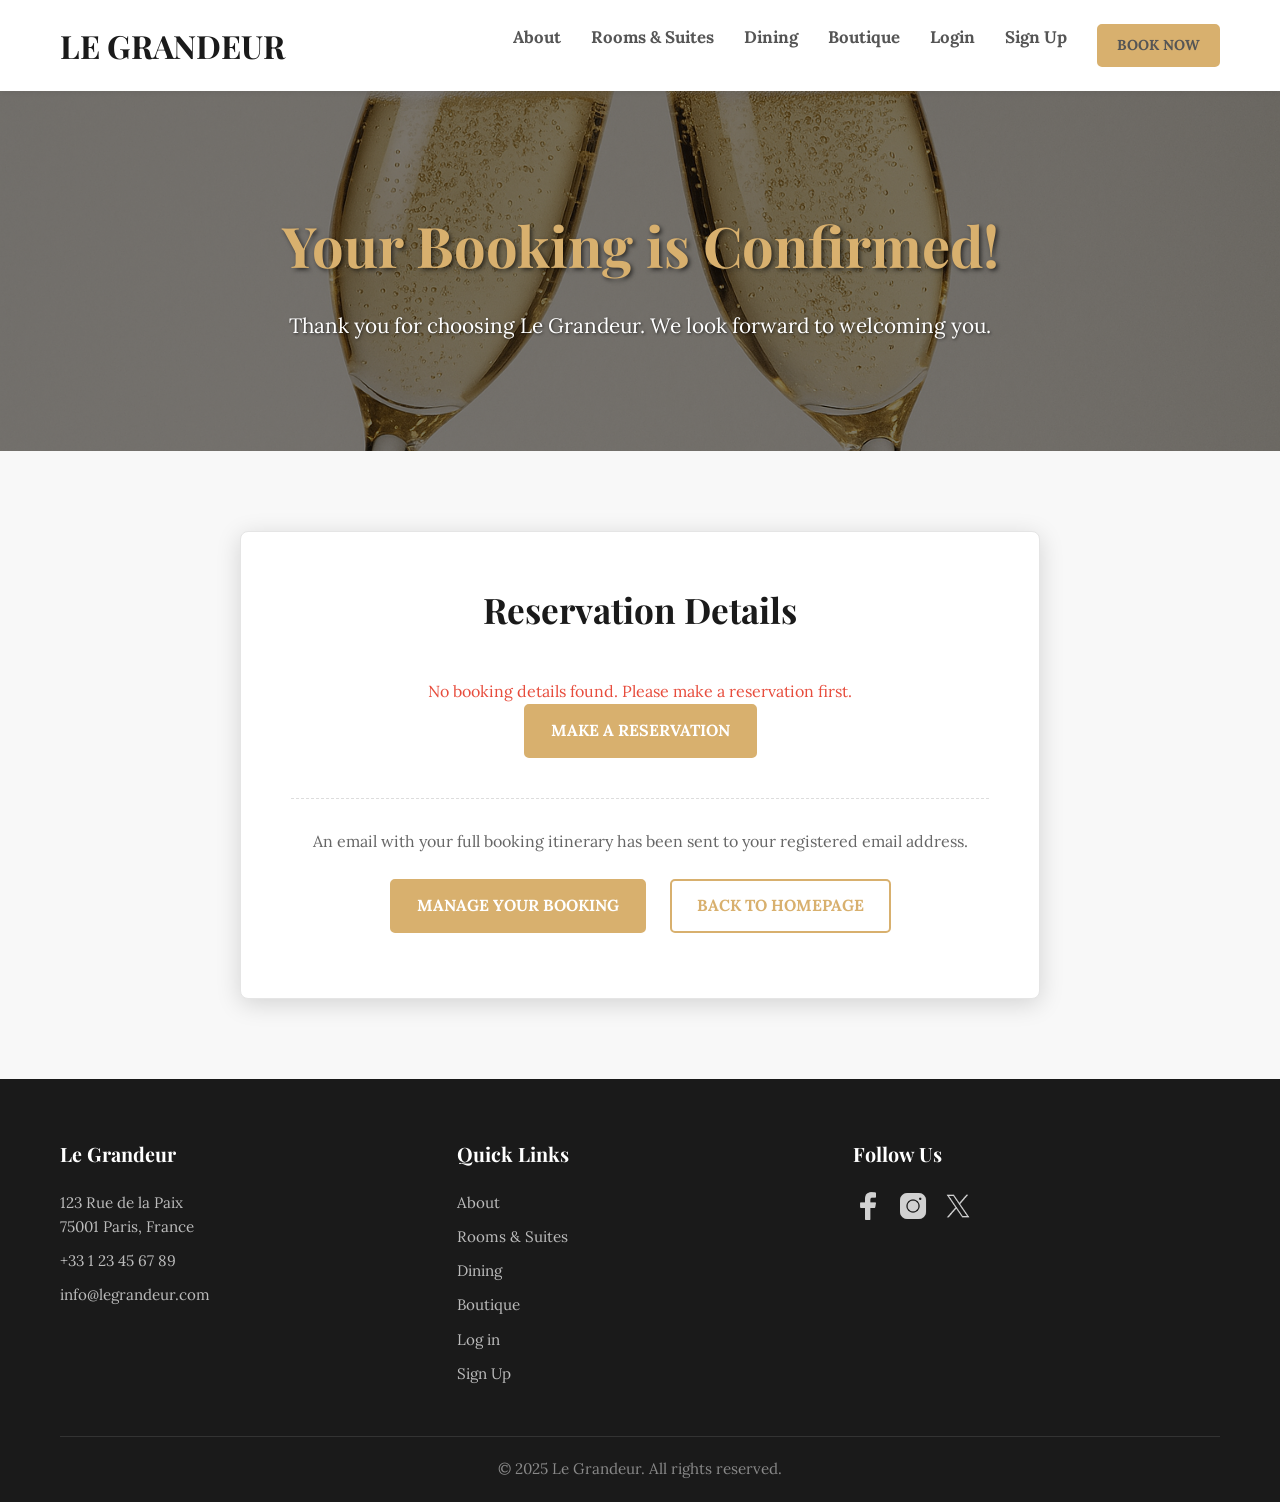
<file: confirmation.html>
<!DOCTYPE html>
<html lang="en">
<head>
    <meta charset="UTF-8">
    <meta name="viewport" content="width=device-width, initial-scale=1.0">
    <title>Booking Confirmed! - Le Grandeur Luxury Hotel</title>
    <link rel="stylesheet" href="style.css">
    <link rel="stylesheet" href="confirmation.css">
    <link href="https://fonts.googleapis.com/css2?family=Playfair+Display:wght@400;700&family=Lora:ital,wght@0,400;0,700;1,400&display=swap" rel="stylesheet">
</head>
<body>
    <header class="main-header">
        <div class="container">
            <h1 class="logo"><a href="index.html">Le Grandeur</a></h1>
            <nav class="main-nav">
                <ul>
                    <li><a href="index.html#about">About</a></li>
                    <li><a href="index.html#rooms">Rooms & Suites</a></li>
                    <li><a href="dining.html">Dining</a></li> 
                    <li><a href="boutique.html">Boutique</a></li>
                    <li><a href="login.html">Login</a></li>
                    <li><a href="signup.html">Sign Up</a></li>
                    <li><a href="book.html" class="btn btn-primary">Book Now</a></li>
                </ul>
            </nav>
        </div>
    </header>

    <section class="confirmation-hero">
        <div class="confirmation-hero-content">
            <h2>Your Booking is Confirmed!</h2>
            <p>Thank you for choosing Le Grandeur. We look forward to welcoming you.</p>
        </div>
    </section>

    <section class="booking-details-section section-padding">
        <div class="container">
            <div class="confirmation-wrapper">
                <h3>Reservation Details</h3>
                <div id="bookingDetailsContent">
                    <p style="text-align: center; color: #888;">Loading booking details...</p>
                </div>
                
                <div class="confirmation-actions">
                    <p>An email with your full booking itinerary has been sent to your registered email address.</p>
                    <a href="#" class="btn btn-primary">Manage Your Booking</a>
                    <a href="index.html" class="btn btn-secondary">Back to Homepage</a>
                </div>
            </div>
        </div>
    </section>

    <footer class="main-footer">
        <div class="container">
            <div class="footer-grid">
                <div class="footer-col">
                    <h4>Le Grandeur</h4>
                    <p>123 Rue de la Paix<br>75001 Paris, France</p>
                    <p>+33 1 23 45 67 89</p>
                    <p><a href="mailto:info@legrandeur.com">info@legrandeur.com</a></p>
                </div>
                <div class="footer-col">
                    <h4>Quick Links</h4>
                    <ul>
                    <li><a href="index.html#about">About</a></li>
                    <li><a href="index.html#rooms">Rooms & Suites</a></li>
                    <li><a href="dining.html">Dining</a></li>
                    <li><a href="boutique.html">Boutique</a></li>
                    <li><a href="login.html">Log in</a></li>
                    <li><a href="signup.html">Sign Up</a></li>
                    </ul>
                </div>
                <div class="footer-col">
                    <h4>Follow Us</h4>
                    <div class="social-links">
                        <a href="#" aria-label="Facebook"><img src="icons8-facebook-logo-50.png" alt="Facebook"></a>
                        <a href="#" aria-label="Instagram"><img src="icons8-instagram-logo-50-2.png" alt="Instagram"></a>
                        <a href="#" aria-label="Twitter"><img src="icons8-x-logo-50.png" alt="Twitter"></a>
                    </div>
                </div>
            </div>
            <div class="footer-bottom">
                <p>&copy; 2025 Le Grandeur. All rights reserved.</p>
            </div>
        </div>
    </footer>

    <script>
        document.addEventListener('DOMContentLoaded', function() {
            const bookingDetailsContent = document.getElementById('bookingDetailsContent');
            const latestBooking = JSON.parse(localStorage.getItem('leGrandeurLatestBooking'));

            if (latestBooking) {
                const roomTypeMap = {
                    'classic': 'Classic Parisian Room',
                    'deluxe': 'Deluxe Eiffel Suite',
                    'presidential': 'Presidential Grand Suite',
                    '': 'Any (Room Type Not Specified)'
                };
                const displayedRoomType = roomTypeMap[latestBooking.roomType] || 'Unknown Room Type';

                bookingDetailsContent.innerHTML = `
                    <div class="detail-item">
                        <span class="detail-label">Confirmation Number:</span>
                        <span class="detail-value">${latestBooking.confirmationNumber}</span>
                    </div>
                    <div class="detail-item">
                        <span class="detail-label">Guest Name:</span>
                        <span class="detail-value">Monsieur ${latestBooking.guestName}</span>
                    </div>
                    <div class="detail-item">
                        <span class="detail-label">Check-in Date:</span>
                        <span class="detail-value">${latestBooking.checkinDate}</span>
                    </div>
                    <div class="detail-item">
                        <span class="detail-label">Check-out Date:</span>
                        <span class="detail-value">${latestBooking.checkoutDate}</span>
                    </div>
                    <div class="detail-item">
                        <span class="detail-label">Room Type:</span>
                        <span class="detail-value">${displayedRoomType}</span>
                    </div>
                    <div class="detail-item">
                        <span class="detail-label">Guests:</span>
                        <span class="detail-value">${latestBooking.adults} Adults, ${latestBooking.children} Children</span>
                    </div>
                    <div class="detail-item">
                        <span class="detail-label">Total Price:</span>
                        <span class="detail-value">${latestBooking.totalPrice}</span>
                    </div>
                `;
            } else {
                bookingDetailsContent.innerHTML = `
                    <p style="text-align: center; color: #e74c3c;">No booking details found. Please make a reservation first.</p>
                    <div class="text-center mt-4">
                        <a href="book.html" class="btn btn-primary">Make a Reservation</a>
                    </div>
                `;
            }
        });
    </script>
</body>
</html>
</file>
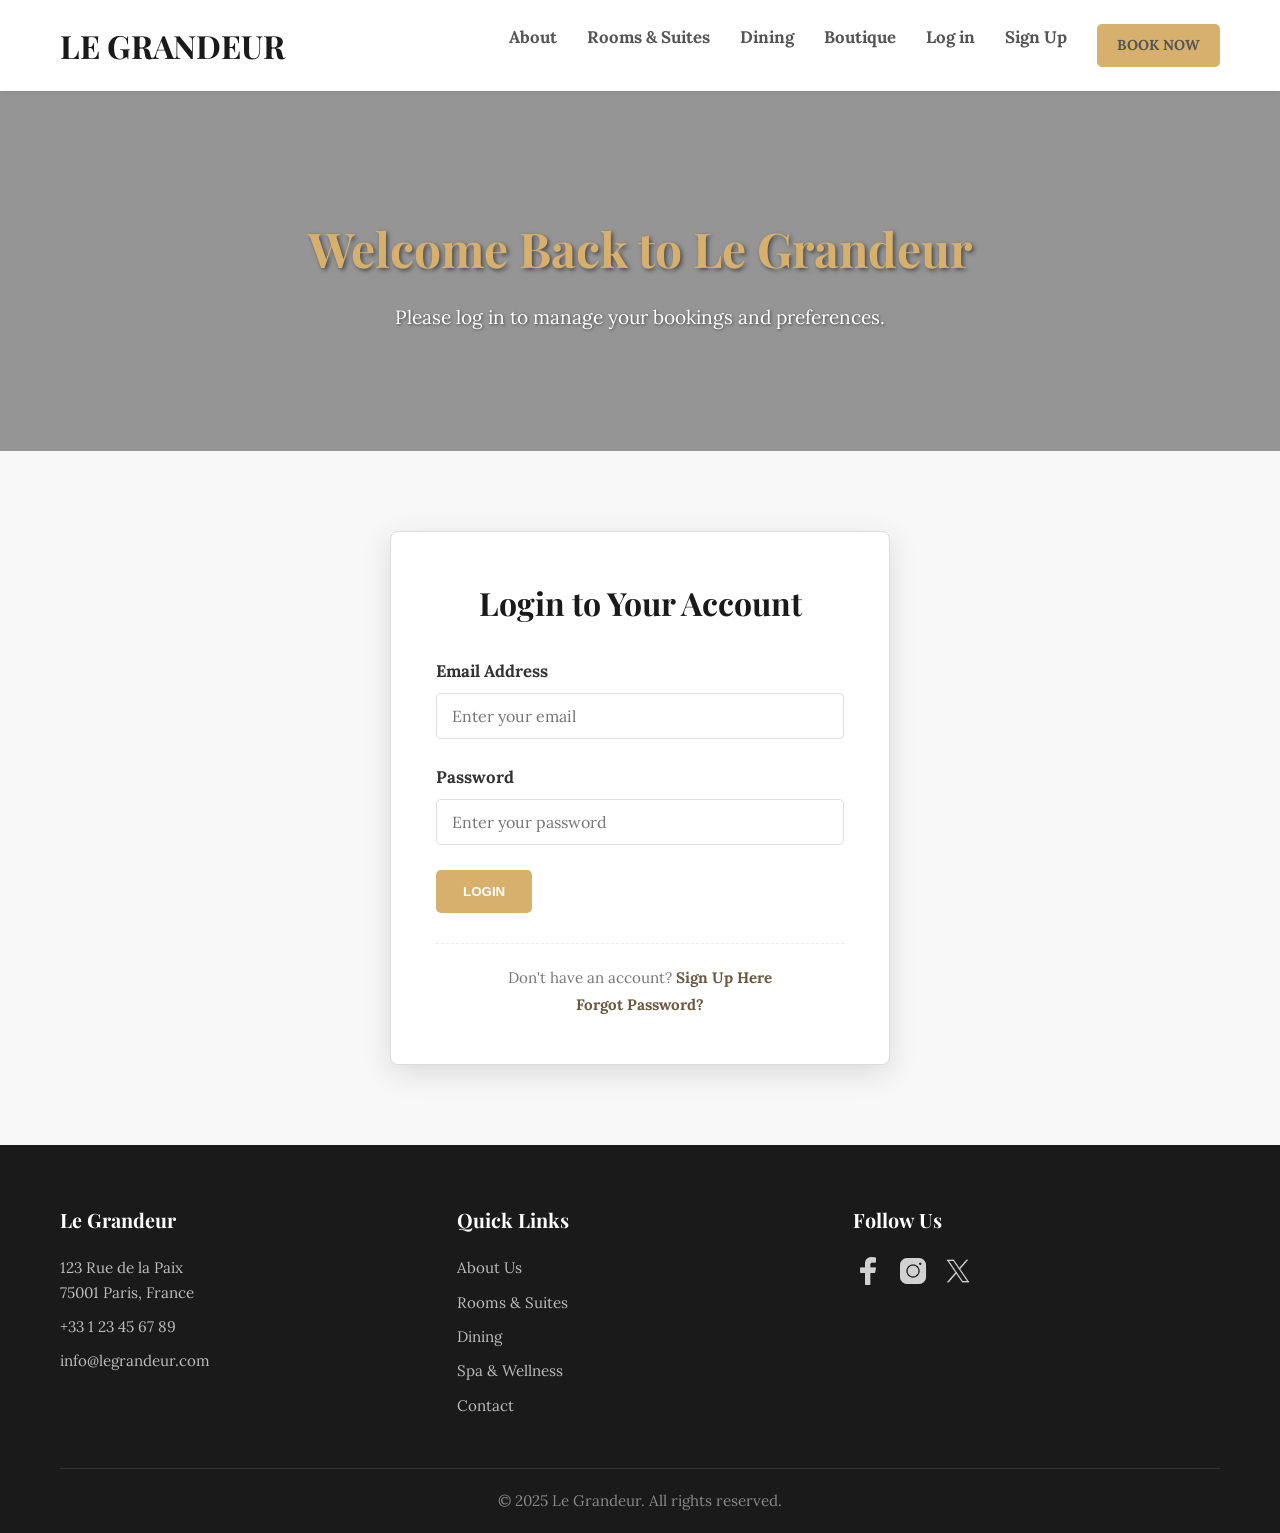
<file: login.html>
<!DOCTYPE html>
<html lang="en">
<head>
    <meta charset="UTF-8">
    <meta name="viewport" content="width=device-width, initial-scale=1.0">
    <title>Login - Le Grandeur Luxury Hotel</title>
    <link rel="stylesheet" href="style.css">
    <link rel="stylesheet" href="auth.css">
    <link href="https://fonts.googleapis.com/css2?family=Playfair+Display:wght@400;700&family=Lora:ital,wght@0,400;0,700;1,400&display=swap" rel="stylesheet">
</head>
<body>
    <header class="main-header">
        <div class="container">
            <h1 class="logo"><a href="index.html">Le Grandeur</a></h1>
            <nav class="main-nav">
                <ul>
                    <li><a href="index.html#about">About</a></li>
                    <li><a href="index.html#rooms">Rooms & Suites</a></li>
                    <li><a href="dining.html">Dining</a></li>
                    <li><a href="boutique.html">Boutique</a></li> 
                    <li><a href="login.html">Log in</a></li>
                    <li><a href="signup.html">Sign Up</a></li>
                    <li><a href="rooms.html" class="btn btn-primary">Book Now</a></li>
                </ul>
            </nav>
        </div>
    </header>

    <section class="auth-hero">
        <div class="auth-hero-content">
            <h2>Welcome Back to Le Grandeur</h2>
            <p>Please log in to manage your bookings and preferences.</p>
        </div>
    </section>

    <section class="auth-form-section section-padding">
        <div class="container">
            <div class="auth-form-wrapper">
                <h3>Login to Your Account</h3>
                <form id="loginForm">
                    <div class="form-group">
                        <label for="login-email">Email Address</label>
                        <input type="email" id="login-email" name="email" placeholder="Enter your email" required>
                    </div>
                    <div class="form-group">
                        <label for="login-password">Password</label>
                        <input type="password" id="login-password" name="password" placeholder="Enter your password" required>
                    </div>
                    <button type="submit" class="btn btn-primary btn-block">Login</button>
                </form>
                <div class="auth-links">
                    <p>Don't have an account? <a href="signup.html">Sign Up Here</a></p>
                    <p><a href="#">Forgot Password?</a></p>
                </div>
                <div id="messageBox" class="message-box" style="display: none;"></div>
            </div>
        </div>
    </section>

    <footer class="main-footer">
        <div class="container">
            <div class="footer-grid">
                <div class="footer-col">
                    <h4>Le Grandeur</h4>
                    <p>123 Rue de la Paix<br>75001 Paris, France</p>
                    <p>+33 1 23 45 67 89</p>
                    <p><a href="mailto:info@legrandeur.com">info@legrandeur.com</a></p>
                </div>
                <div class="footer-col">
                    <h4>Quick Links</h4>
                    <ul>
                        <li><a href="index.html#about">About Us</a></li>
                        <li><a href="index.html#rooms">Rooms & Suites</a></li>
                        <li><a href="index.html#dining">Dining</a></li>
                        <li><a href="index.html#spa">Spa & Wellness</a></li>
                        <li><a href="index.html#contact">Contact</a></li>
                    </ul>
                </div>
                <div class="footer-col">
                    <h4>Follow Us</h4>
                    <div class="social-links">
                       <a href="#" aria-label="Facebook"><img src="icons8-facebook-logo-50.png" alt="Facebook"></a>
                        <a href="#" aria-label="Instagram"><img src="icons8-instagram-logo-50-2.png" alt="Instagram"></a>
                        <a href="#" aria-label="Twitter"><img src="icons8-x-logo-50.png" alt="Twitter"></a>
                    </div>
                </div>
            </div>
            <div class="footer-bottom">
                <p>&copy; 2025 Le Grandeur. All rights reserved.</p>
            </div>
        </div>
    </footer>

    <script>
        function showMessage(message, type = 'info') {
            const messageBox = document.getElementById('messageBox');
            messageBox.textContent = message;
            messageBox.className = 'message-box ' + type; 
            messageBox.style.display = 'block'; 
            setTimeout(() => {
                messageBox.style.display = 'none'; 
            }, 5000);
        }

        document.getElementById('loginForm').addEventListener('submit', function(event) {
            event.preventDefault();

            const email = document.getElementById('login-email').value;
            const password = document.getElementById('login-password').value;

            const storedUsers = JSON.parse(localStorage.getItem('leGrandeurUsers')) || [];

            const user = storedUsers.find(u => u.email === email);

            if (user) {
                if (user.password === password) {
                    localStorage.setItem('leGrandeurLoggedInUser', JSON.stringify({ email: user.email, name: user.full_name }));
                    showMessage('Login successful! Redirecting to homepage.', 'success');
                    setTimeout(() => {
                        window.location.href = 'index.html';
                    }, 1500);
                } else {
                    showMessage('Invalid password.', 'error');
                }
            } else {
                showMessage('No account found with that email.', 'error');
            }
        });
    </script>
</body>
</html>
</file>
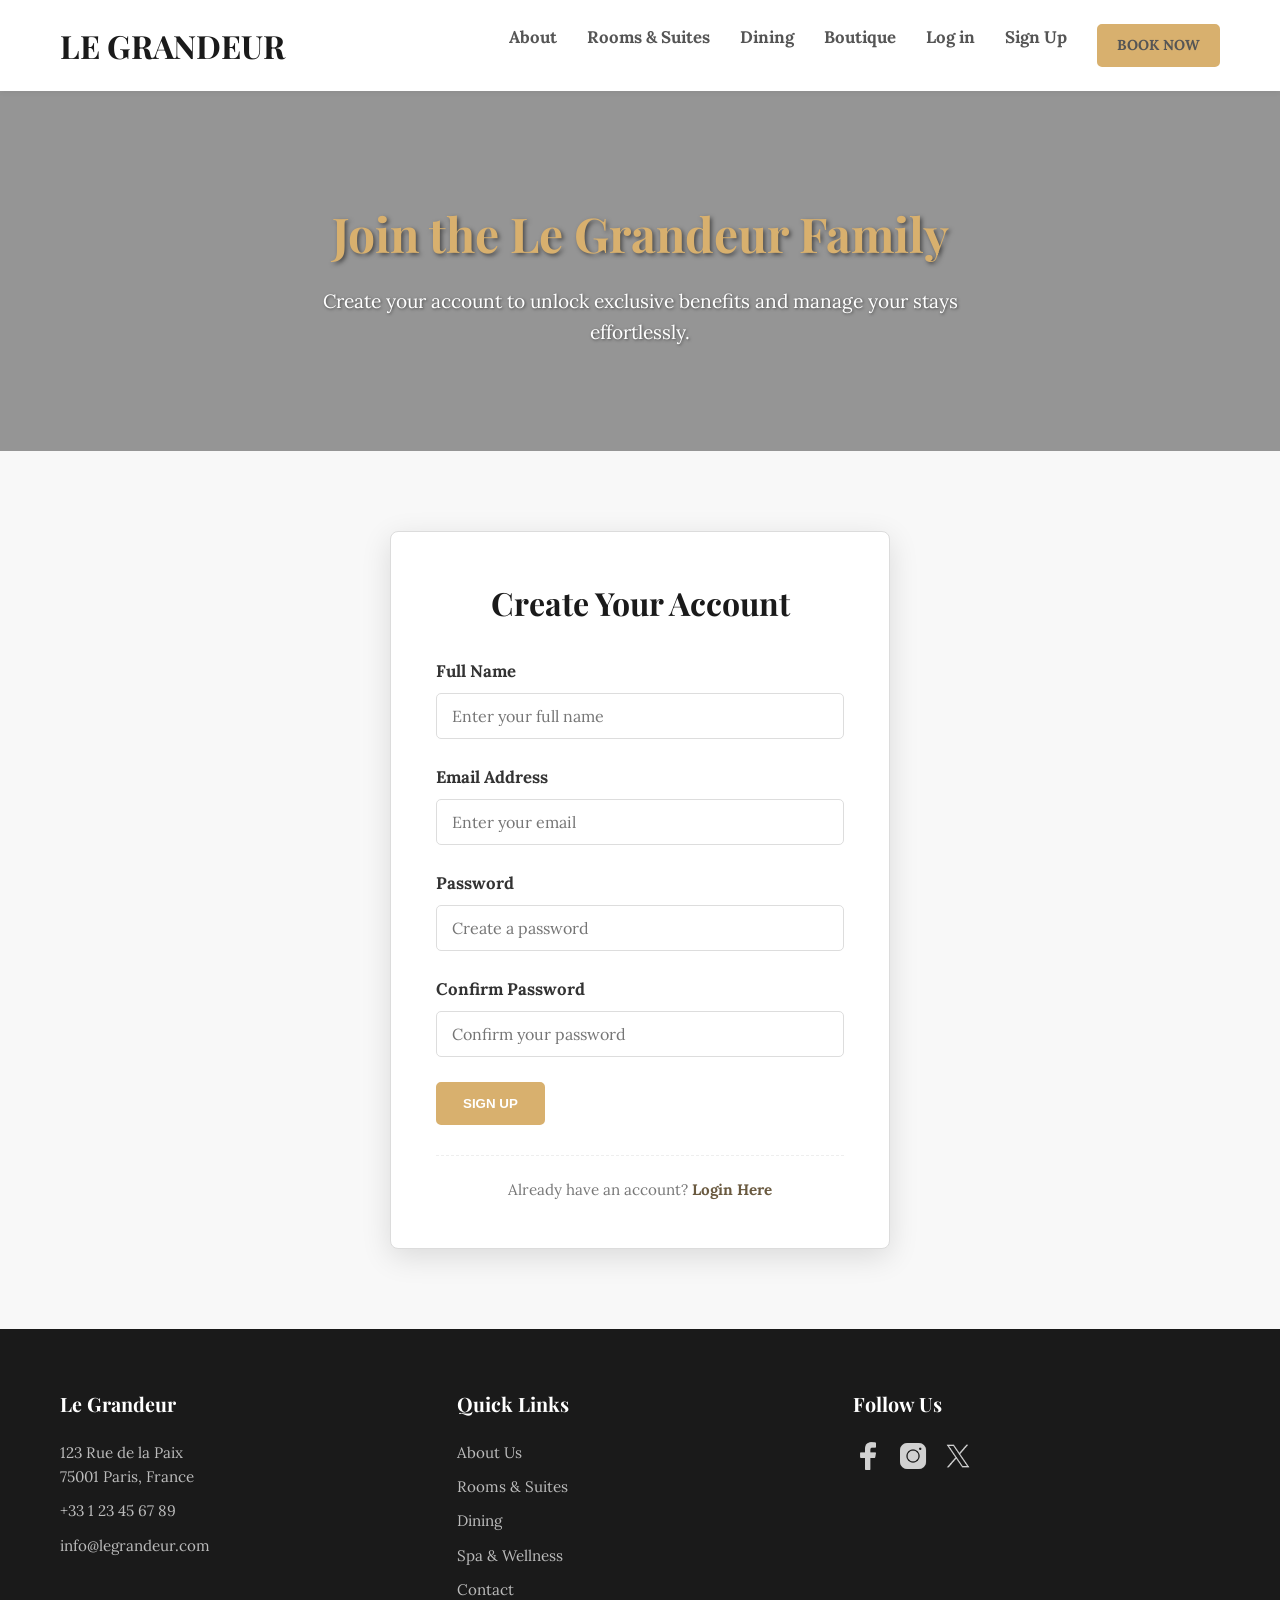
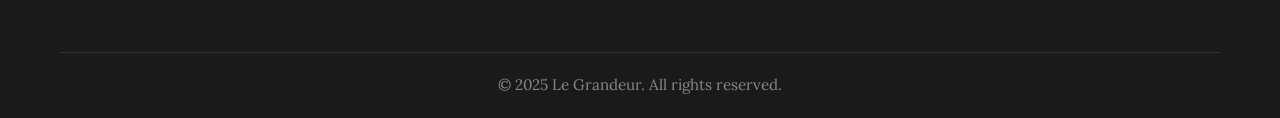
<file: signup.html>
<!DOCTYPE html>
<html lang="en">
<head>
    <meta charset="UTF-8">
    <meta name="viewport" content="width=device-width, initial-scale=1.0">
    <title>Sign Up - Le Grandeur Luxury Hotel</title>
    <link rel="stylesheet" href="style.css">
    <link rel="stylesheet" href="auth.css">
    <link href="https://fonts.googleapis.com/css2?family=Playfair+Display:wght@400;700&family=Lora:ital,wght@0,400;0,700;1,400&display=swap" rel="stylesheet">
</head>
<body>
    <header class="main-header">
        <div class="container">
            <h1 class="logo"><a href="index.html">Le Grandeur</a></h1>
            <nav class="main-nav">
                <ul>
                    <li><a href="index.html#about">About</a></li>
                    <li><a href="index.html#rooms">Rooms & Suites</a></li>
                    <li><a href="dining.html">Dining</a></li> 
                    <li><a href="boutique.html">Boutique</a></li> 
                    <li><a href="login.html">Log in</a></li>
                    <li><a href="signup.html">Sign Up</a></li>
                    <li><a href="rooms.html" class="btn btn-primary">Book Now</a></li>
                </ul>
            </nav>
        </div>
    </header>

    <section class="auth-hero">
        <div class="auth-hero-content">
            <h2>Join the Le Grandeur Family</h2>
            <p>Create your account to unlock exclusive benefits and manage your stays effortlessly.</p>
        </div>
    </section>

    <section class="auth-form-section section-padding">
        <div class="container">
            <div class="auth-form-wrapper">
                <h3>Create Your Account</h3>
                <form id="signupForm">
                    <div class="form-group">
                        <label for="signup-name">Full Name</label>
                        <input type="text" id="signup-name" name="full_name" placeholder="Enter your full name" required>
                    </div>
                    <div class="form-group">
                        <label for="signup-email">Email Address</label>
                        <input type="email" id="signup-email" name="email" placeholder="Enter your email" required>
                    </div>
                    <div class="form-group">
                        <label for="signup-password">Password</label>
                        <input type="password" id="signup-password" name="password" placeholder="Create a password" required>
                    </div>
                    <div class="form-group">
                        <label for="signup-confirm-password">Confirm Password</label>
                        <input type="password" id="signup-confirm-password" name="confirm_password" placeholder="Confirm your password" required>
                    </div>
                    <button type="submit" class="btn btn-primary btn-block">Sign Up</button>
                </form>
                <div class="auth-links">
                    <p>Already have an account? <a href="login.html">Login Here</a></p>
                </div>
                <div id="messageBox" class="message-box" style="display: none;"></div>
            </div>
        </div>
    </section>

    <footer class="main-footer">
        <div class="container">
            <div class="footer-grid">
                <div class="footer-col">
                    <h4>Le Grandeur</h4>
                    <p>123 Rue de la Paix<br>75001 Paris, France</p>
                    <p>+33 1 23 45 67 89</p>
                    <p><a href="mailto:info@legrandeur.com">info@legrandeur.com</a></p>
                </div>
                <div class="footer-col">
                    <h4>Quick Links</h4>
                    <ul>
                        <li><a href="index.html#about">About Us</a></li>
                        <li><a href="index.html#rooms">Rooms & Suites</a></li>
                        <li><a href="index.html#dining">Dining</a></li>
                        <li><a href="index.html#spa">Spa & Wellness</a></li>
                        <li><a href="index.html#contact">Contact</a></li>
                    </ul>
                </div>
                <div class="footer-col">
                    <h4>Follow Us</h4>
                    <div class="social-links">
                        <a href="#" aria-label="Facebook"><img src="icons8-facebook-logo-50.png" alt="Facebook"></a>
                        <a href="#" aria-label="Instagram"><img src="icons8-instagram-logo-50-2.png" alt="Instagram"></a>
                        <a href="#" aria-label="Twitter"><img src="icons8-x-logo-50.png" alt="Twitter"></a>
                    </div>
                </div>
            </div>
            <div class="footer-bottom">
                <p>&copy; 2025 Le Grandeur. All rights reserved.</p>
            </div>
        </div>
    </footer>

    <script>
        function showMessage(message, type = 'info') {
            const messageBox = document.getElementById('messageBox');
            messageBox.textContent = message;
            messageBox.className = 'message-box ' + type;
            messageBox.style.display = 'block';
            setTimeout(() => {
                messageBox.style.display = 'none';
            }, 5000);
        }

        document.getElementById('signupForm').addEventListener('submit', function(event) {
            event.preventDefault(); 

            const fullName = document.getElementById('signup-name').value;
            const email = document.getElementById('signup-email').value;
            const password = document.getElementById('signup-password').value;
            const confirmPassword = document.getElementById('signup-confirm-password').value;

            if (password !== confirmPassword) {
                showMessage('Passwords do not match.', 'error');
                return;
            }

            let storedUsers = JSON.parse(localStorage.getItem('leGrandeurUsers')) || [];

            if (storedUsers.some(user => user.email === email)) {
                showMessage('An account with this email already exists. Please login.', 'error');
                return;
            }

            storedUsers.push({ full_name: fullName, email: email, password: password });
            localStorage.setItem('leGrandeurUsers', JSON.stringify(storedUsers));

            showMessage('Account created successfully! Redirecting to login page.', 'success');
            setTimeout(() => {
                window.location.href = 'login.html';
            }, 1500);
        });
    </script>
</body>
</html>
</file>
<file: style.css>
* {
    margin: 0;
    padding: 0;
    box-sizing: border-box;
}

body {
    font-family: 'Lora', serif;
    line-height: 1.6;
    color: #333;
    background-color: #f8f8f8;
}

.container {
    max-width: 1200px;
    margin: 0 auto;
    padding: 0 20px;
}

h1, h2, h3, h4, h5, h6 {
    font-family: 'Playfair Display', serif;
    color: #d8b06e;
    margin-bottom: 15px;
}

h1 { font-size: 3.5em; }
h2 { font-size: 2.8em; }
h3 { font-size: 2.2em; }
h4 { font-size: 1.8em; }

a {
    text-decoration: none;
    color: #6a5a40;
    transition: color 0.3s ease;
}

a:hover {
    color: #a08c6a;
}

ul {
    list-style: none;
}

.btn {
    display: inline-block;
    padding: 12px 25px;
    border-radius: 5px;
    font-weight: bold;
    text-transform: uppercase;
    transition: background-color 0.3s ease, color 0.3s ease;
    text-align: center;
    cursor: pointer;
}

.btn-primary {
    background-color: #d8b06e;
    color: #fff;
    border: 2px solid #d8b06e;
}

.btn-primary:hover {
    background-color: transparent;
    border-color: #d8b06e;
}

.btn-secondary {
    background-color: transparent;
    color: #d8b06e;
    border: 2px solid #d8b06e;
    transition: background-color 0.3s ease, color 0.3s ease;
}

.btn-secondary:hover {
   background-color: #d8b06e;
    color: #fff;
}

.btn-link {
    color: #6a5a40;
    font-weight: bold;
    padding: 0;
    border: none;
    background: none;
}

.btn-link:hover {
    color: #a08c6a;
    text-decoration: underline;
}

.section-padding {
    padding: 80px 0;
}

.bg-light {
    background-color: #f1f1f1;
}

.section-title {
    text-align: center;
    margin-bottom: 20px;
    font-size: 2.5em;
    color: #1a1a1a;
}

.section-subtitle {
    text-align: center;
    font-size: 1.1em;
    color: #555;
    margin-bottom: 50px;
}

.text-center {
    text-align: center;
}

.main-header {
    background-color: #fff;
    padding: 20px 0;
    box-shadow: 0 2px 5px rgba(0, 0, 0, 0.05);
    position: sticky;
    top: 0;
    z-index: 1000;
}

.main-header .container {
    display: flex;
    justify-content: space-between;
    align-items: center;
}

.logo {
    margin: 0;
    font-size: 2em;
    font-family: 'Playfair Display', serif;
}

.logo a {
    color: #1a1a1a;
    text-transform: uppercase;
}

.main-nav ul {
    display: flex;
    gap: 30px;
}

.main-nav a {
    color: #555;
    font-weight: bold;
    font-size: 1.05em;
    position: relative;
}

.main-nav a:hover {
    color: #6a5a40;
}

.main-nav a::after {
    content: '';
    position: absolute;
    width: 0;
    height: 2px;
    background-color: #6a5a40;
    bottom: -5px;
    left: 0;
    transition: width 0.3s ease;
}

.main-nav a:hover::after {
    width: 100%;
}

.main-nav .btn-primary {
    padding: 8px 18px;
    font-size: 0.9em;
}

.hero-section {
    background: url('https://images.prismic.io/chevalblanc/ZnBhe5m069VX10JT_LightWeb-ChevalBlancParis_Fa%C3%A7ade__LesFleursdelaPassion__VincentLeroux.jpg?auto=format,compress?rect=168,0,3184,2348&w=1440&h=1062&q=50') no-repeat center center/cover;
    color: #fff;
    text-align: center;
    padding: 150px 20px;
    height: 70vh;
    display: flex;
    align-items: center;
    justify-content: center;
    position: relative;
}

.hero-section::before {
    content: '';
    position: absolute;
    top: 0;
    left: 0;
    right: 0;
    bottom: 0;
    background-color: rgba(0, 0, 0, 0.4);
}

.hero-content {
    position: relative;
    z-index: 2;
    max-width: 800px;
}

.hero-content h2 {
    font-size: 4em;
    margin-bottom: 20px;
    text-shadow: 2px 2px 4px rgba(0, 0, 0, 0.5);
}

.hero-content p {
    font-size: 1.5em;
    margin-bottom: 40px;
    text-shadow: 1px 1px 3px rgba(0, 0, 0, 0.5);
}

.about-section .container {
    display: flex;
    align-items: center;
    gap: 50px;
}

.about-content {
    flex: 1;
}

.about-content h3 {
    font-size: 2.5em;
    margin-bottom: 20px;
}

.about-content p {
    margin-bottom: 15px;
    font-size: 1.1em;
    color: #555;
}

.about-image {
    flex: 1;
    text-align: center;
}

.about-image img {
    max-width: 100%;
    height: auto;
    border-radius: 8px;
    box-shadow: 0 5px 15px rgba(0, 0, 0, 0.1);
}

.room-gallery {
    display: grid;
    grid-template-columns: repeat(auto-fit, minmax(300px, 1fr));
    gap: 30px;
    margin-top: 40px;
}

.room-card {
    background-color: #fff;
    border-radius: 8px;
    box-shadow: 0 4px 10px rgba(0, 0, 0, 0.08);
    overflow: hidden;
    text-align: center;
    padding-bottom: 20px;
    transition: transform 0.3s ease;
}

.room-card:hover {
    transform: translateY(-5px);
}

.room-card img {
    width: 100%;
    height: 220px;
    object-fit: cover;
    display: block;
    margin-bottom: 15px;
}

.room-card h4 {
    font-size: 1.6em;
    color: #333;
    margin-bottom: 10px;
    padding: 0 15px;
}

.room-card p {
    font-size: 0.95em;
    color: #666;
    margin-bottom: 20px;
    padding: 0 15px;
}

.dining-section .container {
    display: flex;
    flex-direction: row-reverse;
    align-items: center;
    gap: 50px;
}

.dining-content {
    flex: 1;
}

.dining-content h3 {
    font-size: 2.5em;
    margin-bottom: 20px;
}

.dining-content p {
    margin-bottom: 15px;
    font-size: 1.1em;
    color: #555;
}

.dining-image {
    flex: 1;
    text-align: center;
}

.dining-image img {
    max-width: 100%;
    height: auto;
    border-radius: 8px;
    box-shadow: 0 5px 15px rgba(0, 0, 0, 0.1);
}

.main-footer {
    background-color: #1a1a1a;
    color: #eee;
    padding: 60px 0 20px;
    font-size: 0.95em;
}

.footer-grid {
    display: grid;
    grid-template-columns: repeat(auto-fit, minmax(250px, 1fr));
    gap: 30px;
    margin-bottom: 40px;
}

.footer-col h4 {
    color: #fff;
    font-size: 1.3em;
    margin-bottom: 20px;
    font-family: 'Playfair Display', serif;
}

.footer-col p, .footer-col ul li {
    margin-bottom: 10px;
    color: #bbb;
}

.footer-col a {
    color: #bbb;
}

.footer-col a:hover {
    color: #fff;
}

.social-links {
    display: flex;
    gap: 15px;
    margin-top: 10px;
}

.social-links img {
    width: 30px;
    height: 30px;
    filter: invert(1);
    opacity: 0.8;
    transition: opacity 0.3s ease;
}

.social-links img:hover {
    opacity: 1;
}

.footer-bottom {
    text-align: center;
    border-top: 1px solid #333;
    padding-top: 20px;
    color: #888;
}

@media (max-width: 768px) {
    .main-header .container {
        flex-direction: column;
        text-align: center;
    }

    .main-nav ul {
        flex-direction: column;
        gap: 15px;
        margin-top: 20px;
    }

    .hero-content h2 {
        font-size: 2.5em;
    }

    .hero-content p {
        font-size: 1.2em;
    }

    .about-section .container,
    .dining-section .container {
        flex-direction: column;
    }

    .about-image, .dining-image {
        margin-top: 40px;
    }

    .room-gallery {
        grid-template-columns: 1fr;
    }

    .footer-grid {
        grid-template-columns: 1fr;
        text-align: center;
    }

    .social-links {
        justify-content: center;
    }
}

@media (max-width: 480px) {
    .logo {
        font-size: 1.8em;
    }

    .hero-section {
        padding: 100px 15px;
        height: 60vh;
    }

    .hero-content h2 {
        font-size: 2em;
    }

    .hero-content p {
        font-size: 1em;
    }

    .btn {
        padding: 10px 20px;
    }

    .section-padding {
        padding: 50px 0;
    }

    .section-title {
        font-size: 2em;
    }

    .footer-col h4 {
        margin-top: 20px;
    }
}
</file>
<file: confirmation.css>
.confirmation-hero {
    background: url('20250609_0158_Champagne Celebration_simple_compose_01jx8kk9w5f35b698a0y5ncajy.png') no-repeat center center/cover;
    color: #fff;
    text-align: center;
    padding: 80px 20px;
    height: 40vh;
    display: flex;
    align-items: center;
    justify-content: center;
    position: relative;
}

.confirmation-hero::before {
    content: '';
    position: absolute;
    top: 0;
    left: 0;
    right: 0;
    bottom: 0;
    background-color: rgba(0, 0, 0, 0.5);
}

.confirmation-hero-content {
    position: relative;
    z-index: 2;
    max-width: 800px;
}

.confirmation-hero-content h2 {
    font-size: 3.5em; 
    margin-bottom: 20px;
    text-shadow: 2px 2px 4px rgba(0, 0, 0, 0.6);
}

.confirmation-hero-content p {
    font-size: 1.3em;
    margin-bottom: 0;
    text-shadow: 1px 1px 3px rgba(0, 0, 0, 0.6);
}

.booking-details-section {
    background-color: #f8f8f8; 
}

.confirmation-wrapper {
    max-width: 800px; 
    margin: 0 auto;
    padding: 50px;
    border-radius: 8px;
    box-shadow: 0 5px 25px rgba(0, 0, 0, 0.15);
    background-color: #fff;
    border: 1px solid #e5e5e5; 
    text-align: center; 
}

.confirmation-wrapper h3 {
    text-align: center;
    margin-bottom: 40px;
    color: #1a1a1a;
    font-size: 2.2em;
}

.detail-item {
    display: flex;
    justify-content: center; 
    align-items: baseline;
    margin-bottom: 15px;
    font-size: 1.1em;
}

.detail-label {
    font-weight: bold;
    color: #555;
    margin-right: 10px;
    min-width: 180px; 
    text-align: right;
}

.detail-value {
    color: #1a1a1a;
    font-weight: 500;
}

.confirmation-actions {
    margin-top: 40px;
    padding-top: 30px;
    border-top: 1px dashed #ddd;
}

.confirmation-actions p {
    margin-bottom: 25px;
    font-size: 1em;
    color: #666;
}

.confirmation-actions .btn {
    margin: 0 10px 15px; 
    min-width: 180px; 
}

@media (max-width: 768px) {
    .confirmation-hero-content h2 {
        font-size: 2.8em;
    }

    .confirmation-hero-content p {
        font-size: 1.1em;
    }

    .confirmation-wrapper {
        padding: 30px;
    }

    .confirmation-wrapper h3 {
        font-size: 2em;
    }

    .detail-item {
        flex-direction: column; 
        align-items: center;
        text-align: center;
    }

    .detail-label {
        text-align: center;
        margin-right: 0;
        margin-bottom: 5px;
        min-width: auto;
    }

    .confirmation-actions .btn {
        display: block; 
        margin: 0 auto 15px; 
        min-width: 250px;
    }
}

@media (max-width: 480px) {
    .confirmation-hero {
        padding: 60px 15px;
        height: 35vh;
    }

    .confirmation-hero-content h2 {
        font-size: 2.2em;
    }

    .confirmation-hero-content p {
        font-size: 1em;
    }

    .confirmation-wrapper {
        padding: 20px;
    }

    .confirmation-wrapper h3 {
        font-size: 1.8em;
    }

    .detail-item {
        font-size: 1em;
    }
}
</file>
<file: auth.css>
.auth-hero {
    background: url('https://potsplantersandmore.com/product_images/uploaded_images/how-to-create-luxury-hotel-entrance.jpeg') no-repeat center center/cover;
    color: #fff;
    text-align: center;
    padding: 80px 20px;
    height: 40vh;
    display: flex;
    align-items: center;
    justify-content: center;
    position: relative;
}

.auth-hero::before {
    content: '';
    position: absolute;
    top: 0;
    left: 0;
    right: 0;
    bottom: 0;
    background-color: rgba(0, 0, 0, 0.4); 
}

.auth-hero-content {
    position: relative;
    z-index: 2;
    max-width: 700px;
}

.auth-hero-content h2 {
    font-size: 3em;
    margin-bottom: 15px;
    text-shadow: 2px 2px 4px rgba(0, 0, 0, 0.5);
}

.auth-hero-content p {
    font-size: 1.2em;
    margin-bottom: 0;
    text-shadow: 1px 1px 3px rgba(0, 0, 0, 0.5);
}

.auth-form-section {
    background-color: #f8f8f8;
}

.auth-form-wrapper {
    max-width: 500px;
    margin: 0 auto;
    padding: 45px; 
    border-radius: 8px;
    box-shadow: 0 8px 30px rgba(0, 0, 0, 0.12);
    background-color: #fff;
    border: 1px solid #dcdcdc; 
}

.auth-form-wrapper h3 {
    text-align: center;
    margin-bottom: 30px;
    color: #1a1a1a;
    font-size: 2em;
}

.form-group {
    margin-bottom: 25px; 
}

.form-group label {
    display: block; 
    font-weight: bold;
    margin-bottom: 8px;
    color: #333;
    font-size: 1.05em;
}

.form-group input[type="text"],
.form-group input[type="email"],
.form-group input[type="password"] {
    width: 100%;
    padding: 12px 15px;
    border: 1px solid #ddd;
    border-radius: 5px;
    font-family: 'Lora', serif;
    font-size: 1em;
    color: #555;
    transition: border-color 0.3s ease, box-shadow 0.3s ease;
}

.form-group input[type="text"]:focus,
.form-group input[type="email"]:focus,
.form-group input[type="password"]:focus {
    border-color: #6a5a40;
    box-shadow: 0 0 0 3px rgba(106, 90, 64, 0.2);
    outline: none;
}

.auth-links {
    margin-top: 30px;
    text-align: center;
    font-size: 0.95em;
    color: #777;
    line-height: 1.8;
    padding-top: 20px;
    border-top: 1px dashed #eee;
}

.auth-links a {
    color: #6a5a40;
    font-weight: bold;
}

.message-box {
    margin-top: 20px;
    padding: 15px;
    border-radius: 5px;
    text-align: center;
    font-weight: bold;
    display: none;
}

.message-box.info {
    background-color: #e7f3fe;
    color: #0c5460;
    border: 1px solid #cce5ff;
}

.message-box.success {
    background-color: #d4edda;
    color: #155724;
    border: 1px solid #c3e6cb;
}

.message-box.error {
    background-color: #f8d7da;
    color: #721c24;
    border: 1px solid #f5c6cb;
}

@media (max-width: 768px) {
    .auth-hero-content h2 {
        font-size: 2.5em;
    }

    .auth-hero-content p {
        font-size: 1em;
    }

    .auth-form-wrapper {
        padding: 25px;
    }

    .auth-form-wrapper h3 {
        font-size: 1.8em;
    }
}

@media (max-width: 480px) {
    .auth-hero {
        padding: 60px 15px;
        height: 35vh;
    }

    .auth-hero-content h2 {
        font-size: 2em;
    }

    .auth-hero-content p {
        font-size: 0.9em;
    }

    .form-group label {
        font-size: 1em;
    }

    .form-group input {
        padding: 10px 12px;
        font-size: 0.95em;
    }
}
</file>
